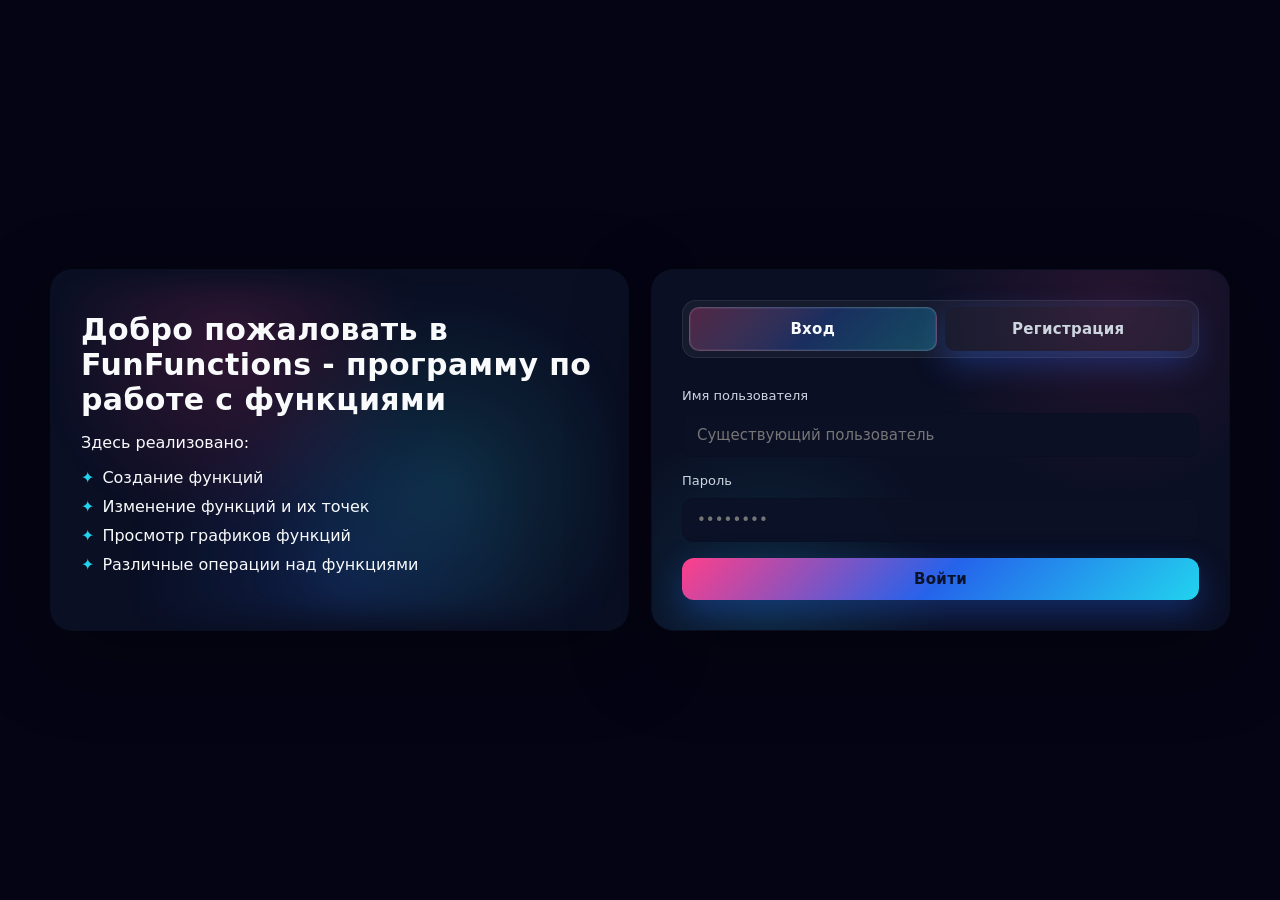
<file: 2LAB/FunFunctionsProgram/index.html>
<!DOCTYPE html>
<html lang="ru">
<head>
    <meta charset="UTF-8">
    <meta name="viewport" content="width=device-width, initial-scale=1.0">
    <title>FunFunctions | Вход или регистрация</title>
    <link rel="stylesheet" href="styles.css">
</head>
<body>
<div class="grid">
    <section class="card hero">
        <h1>Добро пожаловать в FunFunctions - программу по работе с функциями</h1>
        <p class="active">Здесь реализовано:</p>
        <ul class="features">
            <li>Создание функций</li>
            <li>Изменение функций и их точек</li>
            <li>Просмотр графиков функций</li>
            <li>Различные операции над функциями</li>
        </ul>
    </section>
    <section class="card form-card">
        <div class="tabs" role="tablist">
            <button class="tab active" data-tab="login" role="tab" aria-selected="true">Вход</button>
            <button class="tab" data-tab="register" role="tab" aria-selected="false">Регистрация</button>
        </div>

        <form id="loginForm" autocomplete="on" class="stacked-form">
            <div class="row">
                <label for="login-username">Имя пользователя</label>
                <input id="login-username" name="username" type="text" minlength="3" required placeholder="Существующий пользователь">
            </div>
            <div class="row">
                <label for="login-password">Пароль</label>
                <input id="login-password" name="password" type="password" minlength="8" required placeholder="••••••••">
            </div>
            <button type="submit">Войти</button>
        </form>

        <form id="registerForm" class="hidden stacked-form" autocomplete="on">
            <div class="row">
                <label for="reg-username">Имя пользователя</label>
                <input id="reg-username" name="username" type="text" minlength="3" required placeholder="Новый пользователь">
            </div>
            <div class="row">
                <label for="reg-password">Пароль (8-64 символа)</label>
                <input id="reg-password" name="password" type="password" minlength="8" maxlength="64" required placeholder="Придумайте надежный пароль">
            </div>
            <div class="row">
                <label for="reg-factory">Тип фабрики</label>
                <select id="reg-factory" name="factory_type" required>
                    <option value="linked_list">Связный список</option>
                    <option value="array">Динамический массив</option>
                </select>
            </div>
            <button type="submit">Создать аккаунт</button>
        </form>

        <div id="feedback" class="feedback" role="status"></div>

        <div id="result" class="result hidden" aria-live="polite">
            <div class="result-header">Авторизация прошла успешно</div>
            <p id="result-body" class="result-body"></p>
        </div>
    </section>
</div>
<script src="shared.js"></script>
<script src="app.js"></script>
</body>
</html>
</file>
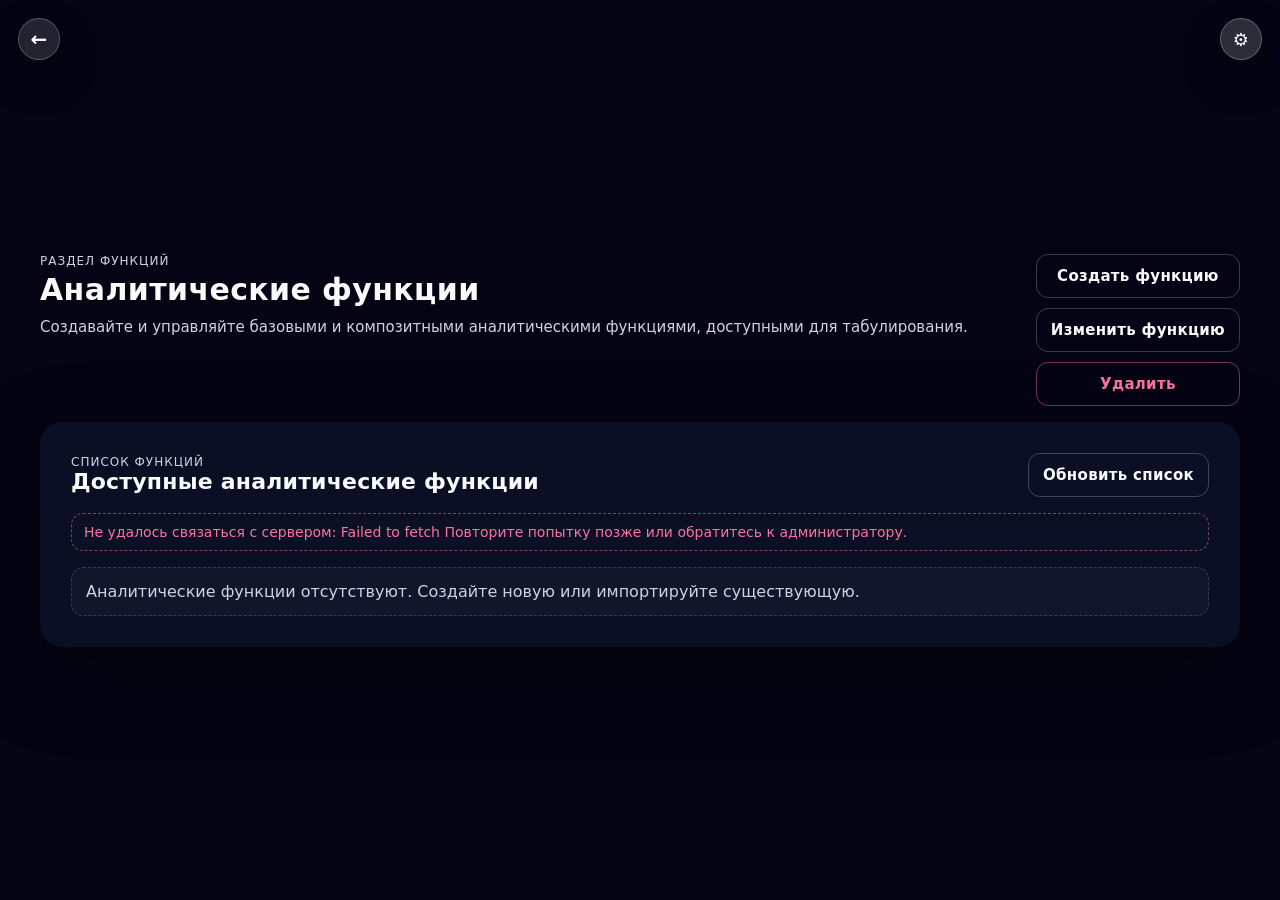
<file: 2LAB/FunFunctionsProgram/analytical.html>
<!DOCTYPE html>
<html lang="ru">
<head>
    <meta charset="UTF-8">
    <meta name="viewport" content="width=device-width, initial-scale=1.0">
    <title>FunFunctions | Аналитические функции</title>
    <link rel="stylesheet" href="styles.css">
</head>
<body class="functions-page">
<div class="page-shell">
    <button id="backButton" class="back-btn" type="button" aria-label="Вернуться назад">
        ←
    </button>
    <button class="settings-btn" type="button" title="Открыть настройки" aria-label="Открыть настройки">
        <span aria-hidden="true">⚙</span>
    </button>

    <header class="page-header">
        <div class="header-text">
            <p class="eyebrow">Раздел функций</p>
            <h1>Аналитические функции</h1>
            <p class="subtitle">Создавайте и управляйте базовыми и композитными аналитическими функциями, доступными для табулирования.</p>
        </div>
        <div class="toolbar" aria-label="Действия с аналитическими функциями">
            <button id="createAnalytic" type="button" class="ghost">Создать функцию</button>
            <button id="editAnalytic" type="button" class="ghost" disabled>Изменить функцию</button>
            <button id="deleteAnalytic" type="button" class="danger ghost" disabled>Удалить</button>
        </div>
    </header>

    <section class="card list-card" aria-labelledby="analytic-title">
        <div class="list-header">
            <div>
                <p id="analytic-title" class="eyebrow">Список функций</p>
                <h2>Доступные аналитические функции</h2>
            </div>
            <button id="refreshAnalytic" type="button" class="ghost">Обновить список</button>
        </div>

        <div id="analyticStatus" class="feedback" role="status"></div>
        <div id="analyticList" class="functions-list" role="list" aria-live="polite"></div>
    </section>
</div>

<div id="analyticModal" class="modal hidden" role="dialog" aria-modal="true" aria-labelledby="analyticModalTitle">
    <div class="modal-overlay" data-close-modal></div>
    <div class="modal-window large">
        <div class="modal-header">
            <div>
                <p class="eyebrow">Работа с аналитическими функциями</p>
                <h2 id="analyticModalTitle">Добавить функцию</h2>
            </div>
            <button id="closeAnalyticModal" type="button" class="icon-btn" aria-label="Закрыть окно">×</button>
        </div>

        <div class="modal-body">
            <div class="choice-row" role="group" aria-label="Тип создаваемой функции">
                <button type="button" class="choice-btn active" data-mode="base">Базовая функция</button>
                <button type="button" class="choice-btn" data-mode="composite">Композиция</button>
            </div>

            <div id="baseMode" class="mode-panel">
                <div class="field">
                    <label for="baseName">Имя функции из пакета functions</label>
                    <select id="baseName" name="baseName">
                        <option value="IdentityFunction">IdentityFunction (f(x)=x)</option>
                        <option value="SqrFunction">SqrFunction (f(x)=x²)</option>
                        <option value="CubeFunction">CubeFunction (f(x)=x³)</option>
                        <option value="UnitFunction">UnitFunction (f(x)=1)</option>
                        <option value="ZeroFunction">ZeroFunction (f(x)=0)</option>
                        <option value="SinFunction">SinFunction (f(x)=sin(x))</option>
                        <option value="CosFunction">CosFunction (f(x)=cos(x))</option>
                        <option value="ExpFunction">ExpFunction (f(x)=eˣ)</option>
                        <option value="LogFunction">LogFunction (f(x)=ln|x|)</option>
                        <option value="custom">Другое имя из каталога functions...</option>
                    </select>
                </div>
                <div class="field hidden" id="customBaseRow">
                    <label for="customBaseName">Укажите имя функции из каталога</label>
                    <input id="customBaseName" type="text" placeholder="Например, MyCustomFunction" autocomplete="off">
                </div>
                <p class="note">Функция должна существовать в пакете <code>functions</code>, иначе вычисления будут недоступны.</p>
            </div>

            <div id="compositeMode" class="mode-panel hidden">
                <div class="field">
                    <label for="compositeName">Имя композиции</label>
                    <input id="compositeName" type="text" placeholder="Например, ChainOfSquares" autocomplete="off">
                </div>

                <div class="field">
                    <label for="componentPicker">Добавьте функции в порядок композиции</label>
                    <div class="inline-row">
                        <select id="componentPicker" name="componentPicker"></select>
                        <button id="addComponent" type="button" class="ghost">Добавить</button>
                    </div>
                </div>

                <div class="composition-block">
                    <div class="composition-head">
                        <h3>Последовательность функций</h3>
                        <p class="subtitle">Композиция применяется сверху вниз. Нужно минимум две функции.</p>
                    </div>
                    <div id="compositionList" class="composition-list"></div>
                </div>
            </div>

            <div id="analyticModalFeedback" class="feedback" role="status"></div>
            <button id="submitAnalytic" type="button">Сохранить</button>
        </div>
    </div>
</div>

<script src="shared.js"></script>
<script src="analytical.js"></script>
</body>
</html>
</file>
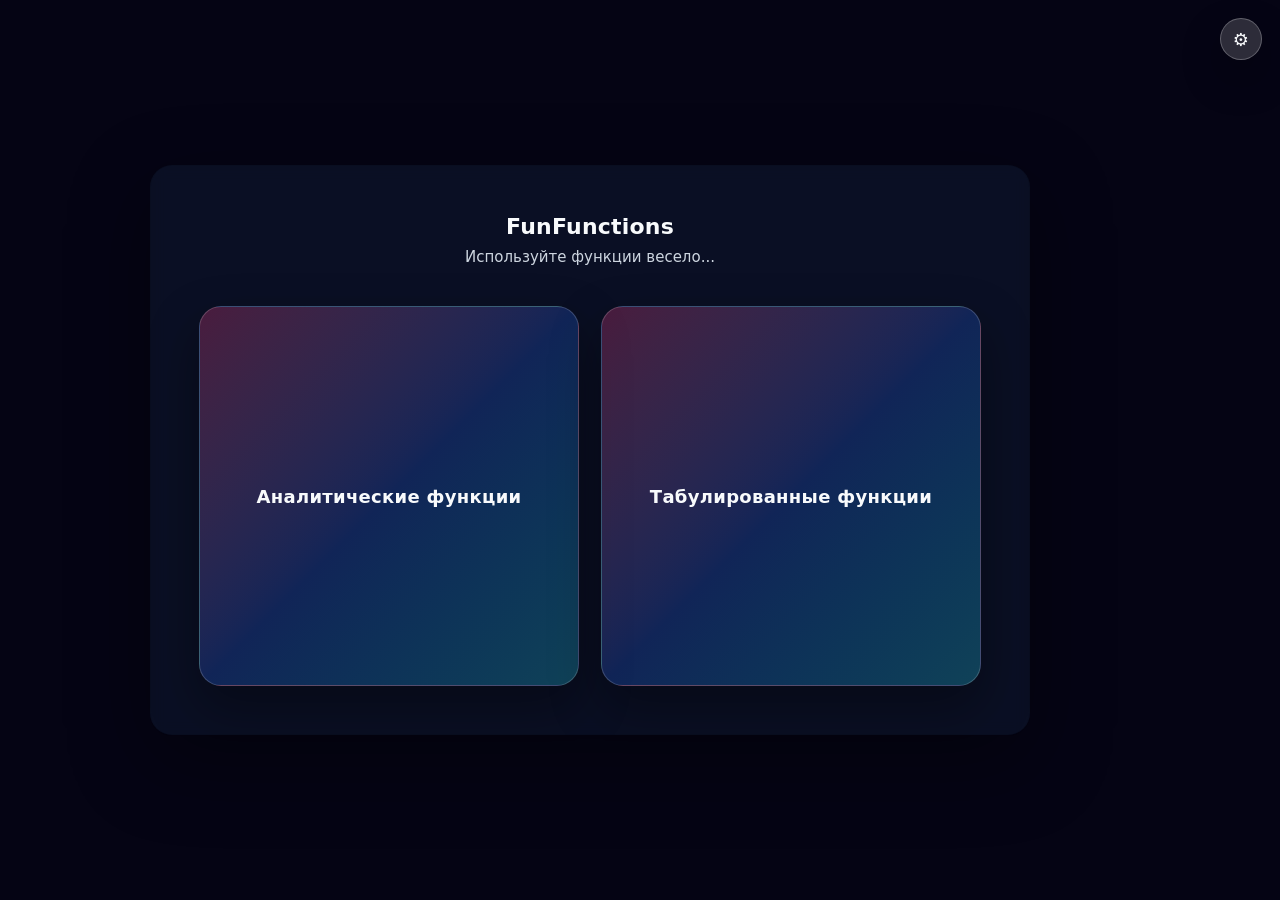
<file: 2LAB/FunFunctionsProgram/home.html>
<!DOCTYPE html>
<html lang="ru">
<head>
    <meta charset="UTF-8">
    <meta name="viewport" content="width=device-width, initial-scale=1.0">
    <title>FunFunctions | Возможности</title>
    <link rel="stylesheet" href="styles.css">
</head>
<body class="next-page">
<div class="page-shell">
    <button class="settings-btn" type="button" title="Открыть настройки" aria-label="Открыть настройки">
        <span aria-hidden="true">⚙</span>
    </button>

    <div class="grid next-grid">
        <section class="card next-card next-actions">
            <div class="actions-header">
                <h2>FunFunctions</h2>
                 <p class="subtitle">Используйте функции весело...</p>
            </div>
            <div class="primary-actions">
                <button class="action-btn primary action-tile nav-link" type="button" data-target="analytical.html">
                    <span>Аналитические функции</span>
                </button>
                <button class="action-btn primary action-tile nav-link" type="button" data-target="tabulated.html">
                    <span>Табулированные функции</span>
                </button>
            </div>
        </section>
    </div>
</div>
<script src="shared.js"></script>
<script src="home.js"></script>
</body>
</html>
</file>
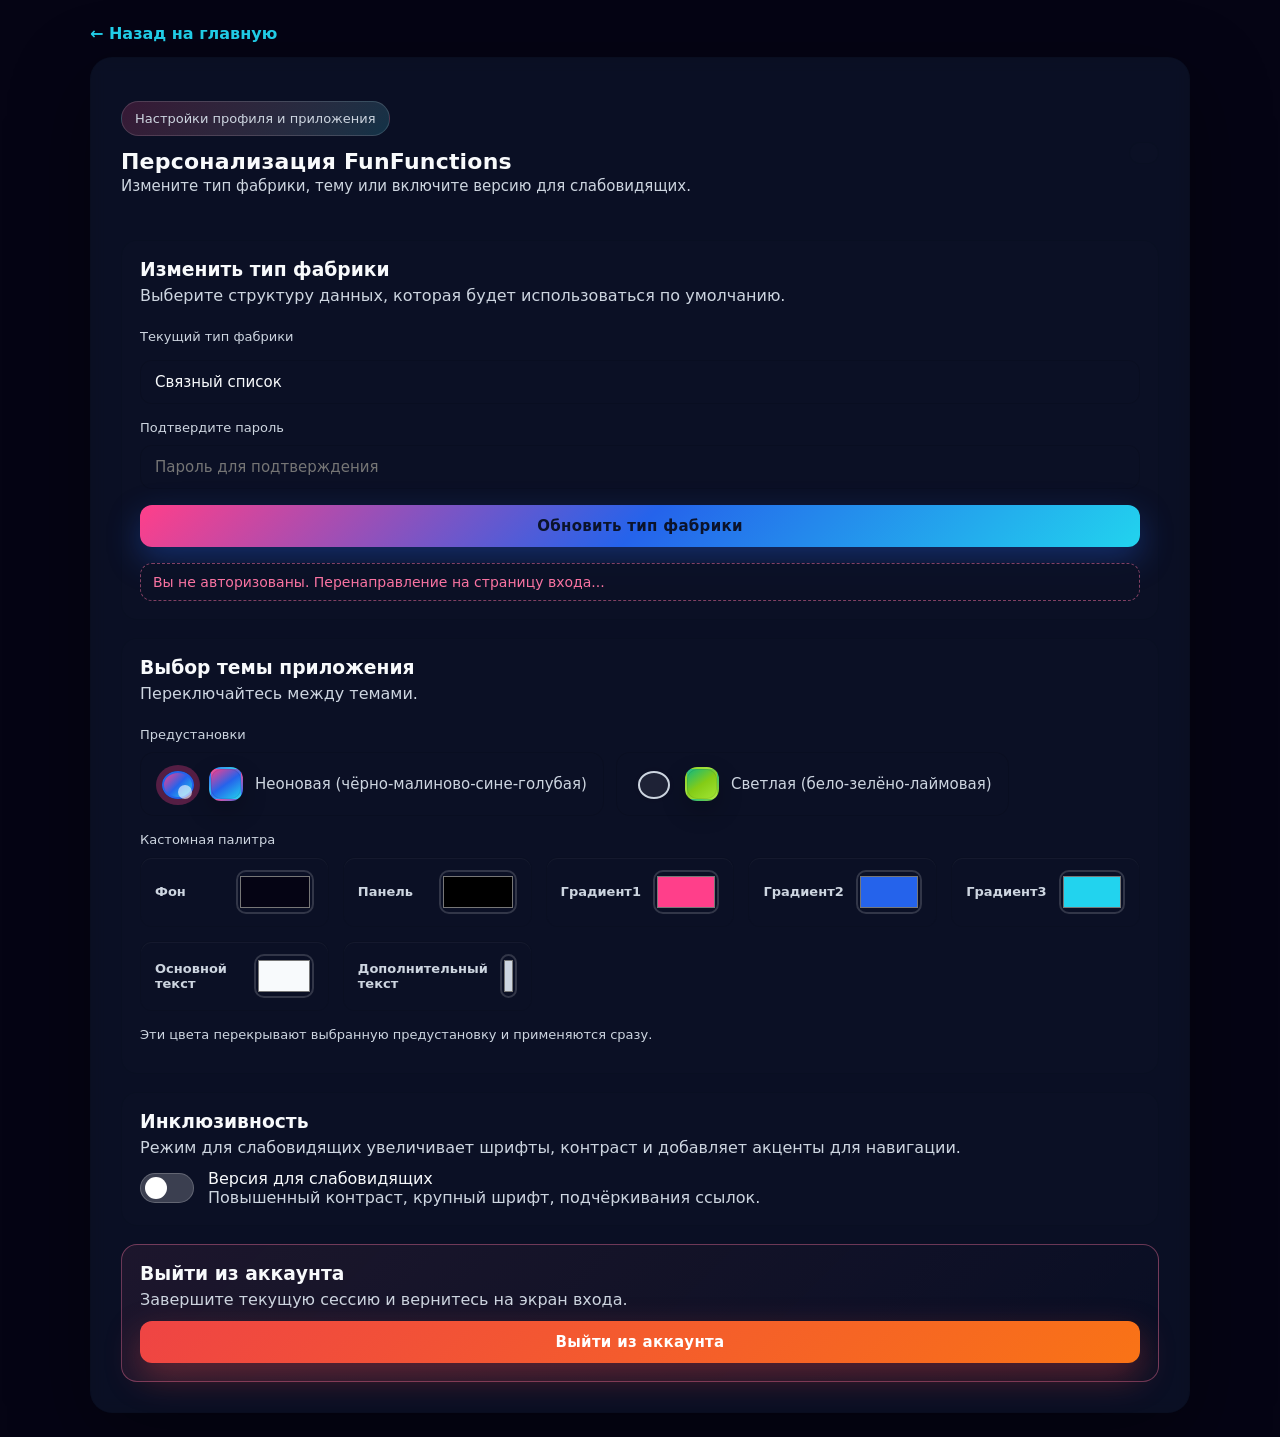
<file: 2LAB/FunFunctionsProgram/settings.html>
<!DOCTYPE html>
<html lang="ru">
<head>
    <meta charset="UTF-8">
    <meta name="viewport" content="width=device-width, initial-scale=1.0">
    <title>FunFunctions | Настройки</title>
    <link rel="stylesheet" href="styles.css">
</head>
<body class="next-page">
<div class="page-shell">
    <a class="back-link" href="home.html">← Назад на главную</a>
    <section class="card settings-card">
        <header class="settings-header">
            <div>
                <p class="pill">Настройки профиля и приложения</p>
                <h2>Персонализация FunFunctions</h2>
                <p class="subtitle">Измените тип фабрики, тему или включите версию для слабовидящих.</p>
            </div>
            <div class="user-badge" aria-live="polite"></div>
        </header>

        <div class="settings-grid">
            <section class="settings-block">
                <div class="block-head">
                    <h3>Изменить тип фабрики</h3>
                    <p class="muted">Выберите структуру данных, которая будет использоваться по умолчанию.</p>
                </div>
                <form id="factoryForm" class="stacked-form">
                    <label for="factory-type">Текущий тип фабрики</label>
                    <select id="factory-type" name="factory_type" required>
                        <option value="linked_list">Связный список</option>
                        <option value="array">Динамический массив</option>
                    </select>

                    <div class="row">
                        <label for="factory-password">Подтвердите пароль</label>
                        <input id="factory-password" name="password" type="password" placeholder="Пароль для подтверждения" required>
                    </div>

                    <button type="submit">Обновить тип фабрики</button>
                    <div id="factory-feedback" class="feedback" role="status"></div>
                </form>
            </section>

            <section class="settings-block">
                <div class="block-head">
                    <h3>Выбор темы приложения</h3>
                    <p class="muted">Переключайтесь между темами.</p>
                </div>
                <form id="themeForm" class="stacked-form">
                    <div class="row">
                        <label>Предустановки</label>
                        <div class="theme-options">
                            <label class="chip"><input type="radio" name="theme" value="neon" checked><span class="theme-swatch neon"></span> Неоновая (чёрно-малиново-сине-голубая)</label>
                            <label class="chip"><input type="radio" name="theme" value="lime"><span class="theme-swatch lime"></span> Светлая (бело-зелёно-лаймовая)</label>
                        </div>
                    </div>
                    <div class="row palette-row">
                        <label>Кастомная палитра</label>
                        <div class="palette-grid">
                            <label>Фон <input type="color" name="bg" value="#050414"></label>
                            <label>Панель <input type="color" name="panel" value="#0c1126"></label>
                            <label>Градиент1 <input type="color" name="accent" value="#ff3f8a"></label>
                            <label>Градиент2 <input type="color" name="accentStrong" value="#2563eb"></label>
                            <label>Градиент3 <input type="color" name="accentSoft" value="#22d3ee"></label>
                            <label>Основной текст <input type="color" name="text" value="#f8fafc"></label>
                            <label>Дополнительный текст <input type="color" name="muted" value="#cdd5e0"></label>
                        </div>
                        <p class="note">Эти цвета перекрывают выбранную предустановку и применяются сразу.</p>
                    </div>
                    <div id="theme-feedback" class="feedback" role="status"></div>
                </form>
            </section>

            <section class="settings-block">
                <div class="block-head">
                    <h3>Инклюзивность</h3>
                    <p class="muted">Режим для слабовидящих увеличивает шрифты, контраст и добавляет акценты для навигации.</p>
                </div>
                <div class="inclusive-row">
                    <label class="switch">
                        <input type="checkbox" id="inclusiveToggle">
                        <span class="slider"></span>
                    </label>
                    <div>
                        <div class="title">Версия для слабовидящих</div>
                        <div class="muted">Повышенный контраст, крупный шрифт, подчёркивания ссылок.</div>
                    </div>
                </div>
            </section>

            <section class="settings-block danger-zone">
                <div class="block-head">
                    <h3>Выйти из аккаунта</h3>
                    <p class="muted">Завершите текущую сессию и вернитесь на экран входа.</p>
                </div>
                <button id="logoutBtn" class="danger-btn" type="button">Выйти из аккаунта</button>
                <div id="logout-feedback" class="feedback" role="status"></div>
            </section>
        </div>
    </section>
</div>
<script src="shared.js"></script>
<script src="settings.js"></script>
</body>
</html>
</file>
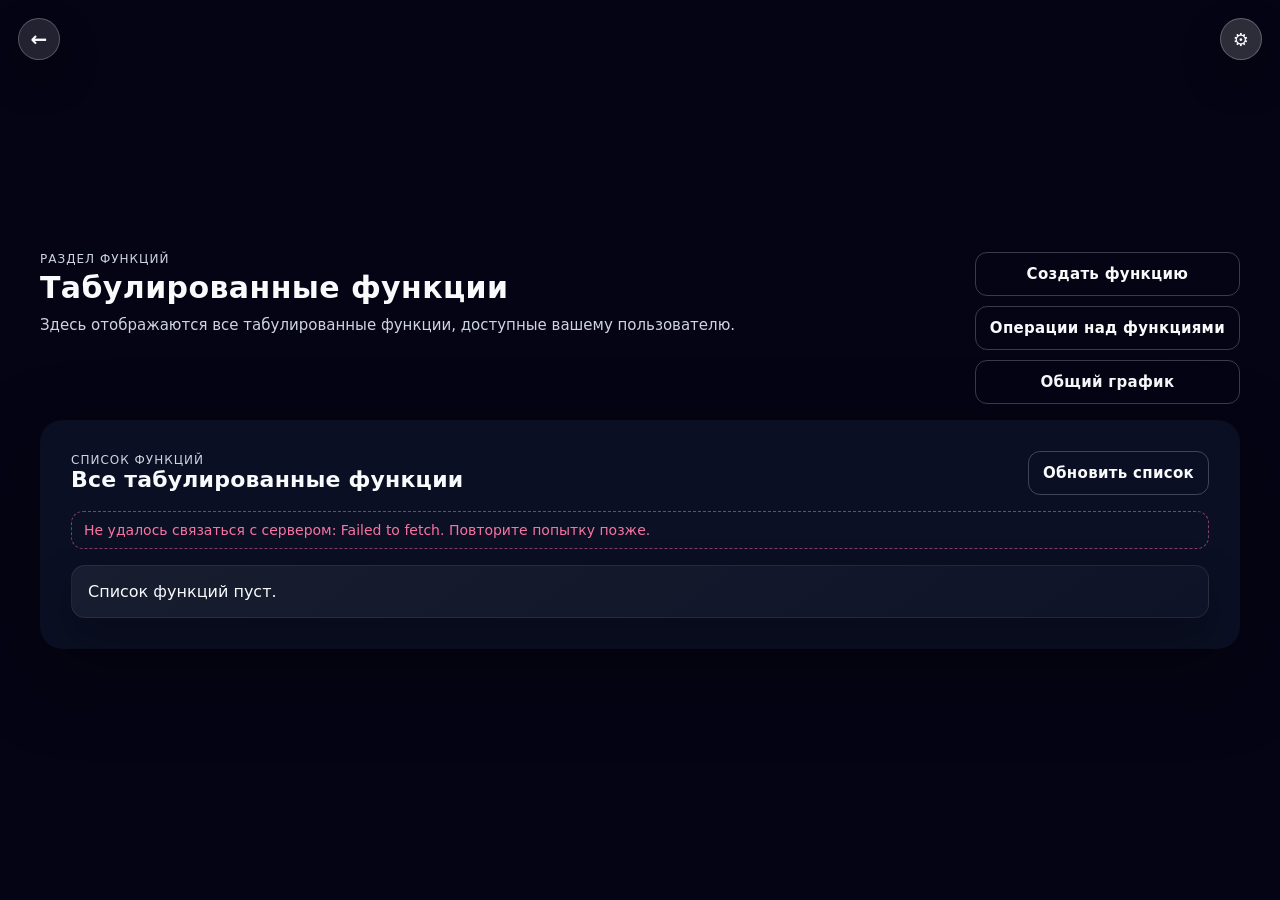
<file: 2LAB/FunFunctionsProgram/tabulated.html>
<!DOCTYPE html>
<html lang="ru">
<head>
    <meta charset="UTF-8">
    <meta name="viewport" content="width=device-width, initial-scale=1.0">
    <title>FunFunctions | Табулированные функции</title>
    <link rel="stylesheet" href="styles.css">
</head>
<body class="functions-page">
<div class="page-shell">
    <button id="backButton" class="back-btn" type="button" aria-label="Вернуться назад">
        ←
    </button>
    <button class="settings-btn" type="button" title="Открыть настройки" aria-label="Открыть настройки">
        <span aria-hidden="true">⚙</span>
    </button>

    <header class="page-header">
        <div class="header-text">
            <p class="eyebrow">Раздел функций</p>
            <h1>Табулированные функции</h1>
            <p class="subtitle">Здесь отображаются все табулированные функции, доступные вашему пользователю.</p>
        </div>
        <div class="toolbar" aria-label="Действия с функциями">
            <button id="createFunction" type="button" class="ghost">Создать функцию</button>
            <button id="functionOperations" type="button" class="ghost">Операции над функциями</button>
            <button id="openCharts" type="button" class="ghost">Общий график</button>
        </div>
    </header>

    <section class="card list-card" aria-labelledby="tabulated-title">
        <div class="list-header">
            <div>
                <p id="tabulated-title" class="eyebrow">Список функций</p>
                <h2>Все табулированные функции</h2>
            </div>
            <button id="refreshList" type="button" class="ghost">Обновить список</button>
        </div>

        <div id="functionsStatus" class="feedback" role="status"></div>
        <div id="functionsList" class="functions-list" role="list" aria-live="polite"></div>
    </section>
</div>
<div id="creationModal" class="modal hidden" role="dialog" aria-modal="true" aria-labelledby="creationTitle">
    <div class="modal-overlay" data-close-modal></div>
    <div class="modal-window">
        <div class="modal-header">
            <div>
                <p class="eyebrow">Создание новой функции</p>
                <h2 id="creationTitle">Как хотите задать точки?</h2>
            </div>
            <button id="closeCreationModal" type="button" class="icon-btn" aria-label="Закрыть окно">×</button>
        </div>

        <div class="modal-body">
            <div class="choice-row" role="group" aria-label="Способ создания функции">
                <button type="button" class="choice-btn active" data-mode="manual">Ввести точки вручную</button>
                <button type="button" class="choice-btn" data-mode="sampling">Использовать равномерную дискретизацию</button>
            </div>

            <div id="manualMode" class="mode-panel">
                <div class="field">
                    <label for="manualName">Имя функции</label>
                    <input id="manualName" name="manualName" type="text" placeholder="Например, MyTabFunction" autocomplete="off">
                </div>

                <div class="points-wrapper" aria-label="Точки функции">
                    <div class="points-header">
                        <div>
                            <h3>Введите точки</h3>
                            <p class="subtitle">Сначала задано две точки. Добавляйте новые через кнопку «+» справа.</p>
                            </div>
                        <button type="button" id="addPoint" class="icon-btn" aria-label="Добавить точку">+</button>
                    </div>
                    <div class="points-grid" role="group" aria-label="Значения точек">
                        <div class="points-scroll">
                            <div class="points-row">
                                <div class="row-label">x</div>
                                <div id="xRow" class="points-cells" aria-label="Координаты x"></div>
                                <div class="row-addon"></div>
                            </div>
                            <div class="points-row">
                                <div class="row-label">y</div>
                                <div id="yRow" class="points-cells" aria-label="Координаты y"></div>
                                <div class="row-addon"></div>
                            </div>
                            <div class="points-row action-row">
                                <div class="row-label">–</div>
                                <div id="manualActionsRow" class="points-cells" aria-label="Удаление точек"></div>
                                <div class="row-addon"></div>
                            </div>
                            </div>
                        </div>
                    </div>

                <div id="manualFeedback" class="feedback" role="status"></div>
                <button id="submitManual" type="button">Создать функцию</button>
            </div>

            <div id="samplingMode" class="mode-panel hidden">
                <div class="field">
                    <label for="samplingName">Имя функции</label>
                    <input id="samplingName" name="samplingName" type="text" placeholder="Например, SampledFunction" autocomplete="off">
                </div>

                <div class="grid two-cols">
                    <div class="field">
                        <label for="xFrom">X начальное</label>
                        <input id="xFrom" name="xFrom" type="text" inputmode="decimal" autocomplete="off" placeholder="От">
                    </div>
                    <div class="field">
                        <label for="xTo">X конечное</label>
                        <input id="xTo" name="xTo" type="text" inputmode="decimal" autocomplete="off" placeholder="До">
                    </div>
                    <div class="field">
                        <label for="pointsCount">Количество точек</label>
                        <input id="pointsCount" name="pointsCount" type="number" min="2" step="1" autocomplete="off" placeholder="Например, 20">
                    </div>
                    <div class="field">
                        <label for="analyticSelect">Выберите функцию, которая будет применяться к точкам</label>
                        <select id="analyticSelect" name="analyticSelect">
                            <option value="" disabled selected>Загружаем список функций...</option>
                        </select>
                    </div>
                </div>

                <div class="info-callout" role="note">
                    <strong>Как это работает:</strong> точки равномерно распределяются на выбранном отрезке, после чего к каждому значению x применяется выбранная аналитическая функция. Полученные пары (x, y) сохраняются в новую табулированную функцию.
                </div>

                <div id="samplingFeedback" class="feedback" role="status"></div>
                <button id="submitSampling" type="button">Создать с дискретизацией</button>
            </div>
        </div>
    </div>
</div>
<div id="functionModal" class="modal hidden" role="dialog" aria-modal="true" aria-labelledby="functionModalTitle">
    <div class="modal-overlay" data-close-function-modal></div>
    <div class="modal-window">
        <div class="modal-header">
            <div class="modal-title-block">
                <p class="eyebrow">Работа с функцией</p>
                <h2 id="functionModalTitle">Функция</h2>
                <p id="functionMeta" class="subtitle"></p>
            </div>
            <button id="closeFunctionModal" type="button" class="icon-btn" aria-label="Закрыть окно">×</button>
        </div>
        <div class="modal-body">
            <div class="points-wrapper">
                <div class="points-header">
                    <div>
                        <h3>Точки функции</h3>
                        <p class="subtitle">Значения x фиксированы, редактируйте только y. Добавляйте новые точки через «+».</p>
                    </div>
                    <button type="button" id="addFunctionPoint" class="icon-btn" aria-label="Добавить точку">+</button>
                </div>
                <div class="points-grid">
                    <div class="points-scroll">
                        <div class="points-row">
                            <div class="row-label">x</div>
                            <div id="functionXRow" class="points-cells" aria-label="Координаты x"></div>
                            <div class="row-addon"></div>
                        </div>
                        <div class="points-row">
                            <div class="row-label">y</div>
                            <div id="functionYRow" class="points-cells" aria-label="Координаты y"></div>
                            <div class="row-addon"></div>
                        </div>
                        <div class="points-row action-row">
                            <div class="row-label">–</div>
                            <div id="functionActionsRow" class="points-cells" aria-label="Удаление точек"></div>
                            <div class="row-addon"></div>
                        </div>
                    </div>
                </div>
            </div>

            <div id="functionFeedback" class="feedback" role="status"></div>

            <div class="action-grid">
                <button id="applyFunctionChanges" type="button">Применить изменения</button>
                <div class="danger-actions">
                    <button id="deleteAllPoints" type="button" class="ghost danger-btn full-width">Удалить все точки функции</button>
                    <button id="deleteFunction" type="button" class="ghost danger-btn full-width">Удалить функцию</button>
                </div>
            </div>
            <div class="chart-card">
                <div class="chart-card-header">
                    <div>
                        <h3>График функции</h3>
                        <p class="subtitle">Точки берутся прямо из текущей таблицы. Используйте колесо мыши для зума и удерживайте левую кнопку для перетаскивания.</p>
                    </div>
                    <div class="chart-actions">
                        <button id="refreshFunctionChart" type="button" class="ghost">Обновить точки</button>
                        <button id="resetFunctionChart" type="button" class="ghost">Сбросить масштаб</button>
                    </div>
                </div>
                <div class="chart-canvas-wrapper">
                    <canvas id="functionChart" aria-label="График выбранной функции"></canvas>
                </div>
                <div id="functionChartStatus" class="feedback muted" role="status"></div>
            </div>
        </div>
    </div>
</div>
<div id="operationsModal" class="modal hidden" role="dialog" aria-modal="true" aria-labelledby="operationsTitle">
    <div class="modal-overlay" data-close-operations-modal></div>
    <div class="modal-window wide">
        <div class="modal-header">
            <div class="modal-title-block">
                <p class="eyebrow">Операции</p>
                <h2 id="operationsTitle">Комбинация табулированных функций</h2>
                <p class="subtitle">Выберите две функции, задайте операцию и посмотрите на результат на графике.</p>
            </div>
            <button id="closeOperationsModal" type="button" class="icon-btn" aria-label="Закрыть окно операций">×</button>
        </div>
        <div class="modal-body">
            <div class="grid two-cols">
                <div class="field">
                    <label for="operationFirst">Первая функция</label>
                    <select id="operationFirst" name="operationFirst"></select>
                </div>
                <div class="field">
                    <label for="operationSecond">Вторая функция</label>
                    <select id="operationSecond" name="operationSecond"></select>
                </div>
                <div class="field">
                    <label for="operationType">Операция</label>
                    <select id="operationType" name="operationType">
                        <option value="" disabled selected>Выберите операцию</option>
                        <option value="add">Сложение (+)</option>
                        <option value="subtract">Вычитание (−)</option>
                        <option value="multiplication">Умножение (×)</option>
                        <option value="division">Деление (/)</option>
                    </select>
                </div>
                <div class="field align-end">
                    <button id="previewOperation" type="button" class="full-width">Показать результат</button>
                </div>
            </div>

            <div id="operationsFeedback" class="feedback" role="status"></div>

            <div class="operations-grid">
                <div class="chart-card">
                    <div class="chart-card-header">
                        <div>
                            <h3>Первая функция</h3>
                            <p class="subtitle">Точки выбранной функции отображаются на графике.</p>
                        </div>
                    </div>
                    <div class="chart-canvas-wrapper">
                        <canvas id="operationFirstCanvas" aria-label="График первой функции"></canvas>
                    </div>
                </div>
                <div class="chart-card">
                    <div class="chart-card-header">
                        <div>
                            <h3>Вторая функция</h3>
                            <p class="subtitle">Вторая функция для операции.</p>
                        </div>
                    </div>
                    <div class="chart-canvas-wrapper">
                        <canvas id="operationSecondCanvas" aria-label="График второй функции"></canvas>
                    </div>
                </div>
                <div class="chart-card">
                    <div class="chart-card-header">
                        <div>
                            <h3>Результат</h3>
                            <p class="subtitle">График функции после выполнения операции.</p>
                        </div>
                    </div>
                    <div class="chart-canvas-wrapper">
                        <canvas id="operationResultCanvas" aria-label="Результат операции"></canvas>
                    </div>
                </div>
            </div>

            <div id="operationChartsStatus" class="feedback muted" role="status"></div>

            <div class="grid two-cols">
                <div class="field">
                    <label for="operationResultName">Имя новой функции</label>
                    <input id="operationResultName" name="operationResultName" type="text" placeholder="Например, SumAB" autocomplete="off">
                </div>
                <div class="field align-end">
                    <button id="saveOperationResult" type="button" class="full-width">Сохранить результат</button>
                </div>
            </div>
        </div>
    </div>
</div>
<div id="chartsModal" class="modal hidden" role="dialog" aria-modal="true" aria-labelledby="chartsModalTitle">
    <div class="modal-overlay" data-close-charts-modal></div>
    <div class="modal-window wide">
        <div class="modal-header">
            <div class="modal-title-block">
                <p class="eyebrow">Общий график</p>
                <h2 id="chartsModalTitle">Полотно для табулированных функций</h2>
                <p class="subtitle">Добавляйте любые функции на общее полотно, меняйте их цвета и сравнивайте значения.</p>
            </div>
            <button id="closeChartsModal" type="button" class="icon-btn" aria-label="Закрыть окно графиков">×</button>
        </div>
        <div class="modal-body charts-body">
            <div class="charts-toolbar" role="group" aria-label="Управление общим графиком">
                <div class="toolbar-field">
                    <label for="chartFunctionSelect">Добавить функцию</label>
                    <div class="toolbar-row">
                        <select id="chartFunctionSelect" name="chartFunctionSelect"></select>
                        <button id="addFunctionToChart" type="button">Добавить</button>
                    </div>
                </div>
                <div class="toolbar-actions">
                    <button id="resetGlobalChart" type="button" class="ghost">Сбросить масштаб</button>
                    <button id="clearChartCanvas" type="button" class="ghost">Очистить полотно</button>
                </div>
            </div>
            <div class="charts-grid">
                <div class="chart-canvas-wrapper">
                    <canvas id="globalChart" aria-label="Общий график табулированных функций"></canvas>
                </div>
                <div class="chart-legend" id="chartLegend" aria-label="Выбранные функции"></div>
            </div>
            <div id="chartsStatus" class="feedback muted" role="status"></div>
        </div>
    </div>
</div>
<script src="shared.js"></script>
<script src="tabulated.js"></script>
</body>
</html>
</file>
<file: 2LAB/FunFunctionsProgram/styles.css>
:root {
    --bg: #050414;
    --panel: rgba(12, 17, 38, 0.75);
    --accent: #ff3f8a;
    --accent-strong: #2563eb;
    --accent-soft: #22d3ee;
    --text: #f8fafc;
    --muted: #cdd5e0;
    --danger: #f973a1;
    --success: #34d399;
    --gradient-strong: linear-gradient(135deg, var(--accent), var(--accent-strong), var(--accent-soft));
    --gradient-soft: linear-gradient(135deg,
    color-mix(in srgb, var(--accent) 26%, transparent),
    color-mix(in srgb, var(--accent-strong) 26%, transparent),
    color-mix(in srgb, var(--accent-soft) 26%, transparent)
    );
    --gradient-faint: linear-gradient(135deg,
    color-mix(in srgb, var(--accent) 18%, transparent),
    color-mix(in srgb, var(--accent-soft) 18%, transparent)
    );
}

* {
    box-sizing: border-box;
    font-family: 'Inter', system-ui, -apple-system, sans-serif;
}

body {
    margin: 0;
    min-height: 100vh;
    display: grid;
    place-items: center;
    background: var(--bg);
    color: var(--text);
    padding: 24px;
}

.grid {
    width: min(1180px, 100%);
    display: grid;
    grid-template-columns: repeat(auto-fit, minmax(340px, 1fr));
    gap: 22px;
}

.card {
    background: var(--panel);
    border: 1px solid rgba(0,0,0,0.08);
    border-radius: 22px;
    padding: 30px;
    box-shadow: 0 26px 80px rgba(0,0,0,0.35);
    backdrop-filter: blur(8px);
}

.hero {
    position: relative;
    overflow: hidden;
    isolation: isolate;
}

.hero::after {
    content: "";
    position: absolute;
    inset: 14px;
    border-radius: 18px;
    background: radial-gradient(circle at 30% 20%, color-mix(in srgb, var(--accent) 16%, transparent), transparent 40%),
    radial-gradient(circle at 70% 60%, color-mix(in srgb, var(--accent-soft) 15%, transparent), transparent 45%),
    radial-gradient(circle at 50% 90%, color-mix(in srgb, var(--accent-strong) 18%, transparent), transparent 50%);
    filter: blur(14px);
    z-index: 0;
}

.hero > * { position: relative; z-index: 1; }

h1 {
    margin: 12px 0;
    font-size: 30px;
    letter-spacing: 0.4px;
}

h2 {
    margin: 0;
    font-size: 22px;
    color: var(--text);
    letter-spacing: 0.2px;
}

h1 span { color: var(--accent); }

.subtitle {
    margin: 0 0 18px 0;
    color: var(--muted);
    font-size: 15px;
    line-height: 1.7;
}

.pill {
    display: inline-flex;
    align-items: center;
    gap: 10px;
    padding: 9px 13px;
    border-radius: 999px;
    background: var(--gradient-faint);
    color: var(--muted);
    font-size: 13px;
    border: 1px solid rgba(255,255,255,0.14);
}

.features {
    list-style: none;
    padding: 0;
    margin: 0;
    display: grid;
    gap: 10px;
}

.features li::before {
    content: "✦";
    color: var(--accent-soft);
    margin-right: 8px;
}

.tabs {
    display: grid;
    grid-template-columns: repeat(2, 1fr);
    gap: 8px;
    background: rgba(255,255,255,0.05);
    padding: 6px;
    border-radius: 14px;
    border: 1px solid rgba(255,255,255,0.08);
    margin-bottom: 18px;
}

.tab {
    padding: 12px;
    border-radius: 10px;
    text-align: center;
    cursor: pointer;
    color: var(--muted);
    border: 1px solid transparent;
    transition: all 0.2s ease;
    background: transparent;
}

.tab.active {
    color: var(--text);
    background: var(--gradient-soft);
    border-color: rgba(255,255,255,0.16);
    box-shadow: inset 0 0 0 1px rgba(255,255,255,0.06);
}

form {
    display: grid;
    gap: 16px;
}

label {
    font-size: 13px;
    color: var(--muted);
}

input, select, button {
    width: 100%;
    padding: 12px 14px;
    border-radius: 12px;
    border: 1px solid rgba(0,0,0,0.12);
    background: var(--panel);
    color: var(--text);
    font-size: 15px;
}

select {
    appearance: none;
    background-image: none;
}

select option {
    color: var(--text);
    background: var(--panel);
    font-weight: 600;
}

input:focus, select:focus {
    outline: 2px solid rgba(34,211,238,0.4);
}

button {
    background: var(--gradient-strong);
    color: #0b132b;
    font-weight: 700;
    letter-spacing: 0.3px;
    cursor: pointer;
    border: none;
    box-shadow: 0 12px 32px rgba(37,99,235,0.35);
    transition: transform 0.15s ease, box-shadow 0.2s ease;
    width: 100%;
}

button:hover:not(:disabled) {
    transform: translateY(-1px);
    box-shadow: 0 16px 38px rgba(37,99,235,0.45);
}

button:disabled {
    opacity: 0.7;
    cursor: not-allowed;
    box-shadow: none;
}

.note {
    font-size: 13px;
    color: var(--muted);
    margin-top: 6px;
}

.feedback {
    font-size: 14px;
    color: var(--muted);
    border-radius: 12px;
    white-space: pre-line;
}

.feedback:empty {
    display: none;
}

.feedback:not(:empty) {
    padding: 10px 12px;
    background: var(--panel);
    border: 1px dashed rgba(0,0,0,0.12);
}

.feedback.error { color: var(--danger); border-color: rgba(249,115,161,0.5); }
.feedback.success { color: var(--success); border-color: rgba(52,211,153,0.45); }

.row {
    display: grid;
    gap: 10px;
}

.hidden { display: none !important; }

.result {
    margin-top: 18px;
    padding: 16px;
    border-radius: 16px;
    background: rgba(52,211,153,0.08);
    border: 1px solid rgba(52,211,153,0.4);
}

.result-header {
    font-weight: 700;
    margin-bottom: 6px;
    color: var(--success);
}

.result-body {
    margin: 0 0 12px 0;
    color: var(--text);
    line-height: 1.5;
    white-space: pre-line;
}

.result-note {
    margin: 0 0 12px 0;
    color: var(--muted);
    font-size: 14px;
}

.form-card {
    position: relative;
    overflow: hidden;
    isolation: isolate;
}

.form-card::after {
    content: "";
    position: absolute;
    inset: 0;
    background: radial-gradient(circle at 80% 10%, color-mix(in srgb, var(--accent) 12%, transparent), transparent 35%),
    radial-gradient(circle at 20% 90%, color-mix(in srgb, var(--accent-soft) 12%, transparent), transparent 32%);
    pointer-events: none;
    z-index: 0;
}

.form-card > * { position: relative; z-index: 1; }

.stacked-form {
    background: none;
    padding: 12px 0 0;
}

body.placeholder, body.next-page {
    display: grid;
    min-height: 100vh;
    place-items: center;
    background: var(--bg);
}

.page-shell {
    width: min(1100px, 96vw);
    position: relative;
}

.settings-btn {
    position: fixed;
    top: 18px;
    right: 18px;
    width: 42px;
    height: 42px;
    padding: 0;
    display: grid;
    place-items: center;
    background: rgba(255,255,255,0.16);
    border: 1px solid rgba(255,255,255,0.26);
    border-radius: 50%;
    color: var(--text);
    font-size: 18px;
    font-weight: 700;
    cursor: pointer;
    box-shadow: 0 18px 40px rgba(0,0,0,0.28);
    z-index: 20;
}

.back-btn {
    position: fixed;
    top: 18px;
    left: 18px;
    width: 42px;
    height: 42px;
    padding: 0;
    display: grid;
    place-items: center;
    background: rgba(255,255,255,0.12);
    border: 1px solid rgba(255,255,255,0.24);
    border-radius: 50%;
    color: var(--text);
    font-size: 20px;
    font-weight: 800;
    cursor: pointer;
    box-shadow: 0 18px 40px rgba(0,0,0,0.28);
    z-index: 20;
}

.placeholder-card, .next-card {
    max-width: 880px;
    text-align: center;
    padding: 48px;
    width: min(900px, 92vw);
}

.next-grid {
    width: min(1000px, 96vw);
    display: flex;
    flex-direction: column;
    align-items: center;
    gap: 24px;
}

.next-actions {
    display: flex;
    flex-direction: column;
    align-items: center;
    gap: 18px;
}

.actions-header {
    display: grid;
    gap: 6px;
}

.primary-actions {
    display: grid;
    grid-template-columns: repeat(2, minmax(240px, 1fr));
    gap: 22px;
    width: 100%;
    max-width: 820px;
}

.action-btn {
    padding: 14px 16px;
    font-size: 15px;
    border-radius: 14px;
    max-width: 100%;
}

.nav-link {
    display: block;
    color: inherit;
    text-decoration: none;
}

.action-btn.primary {
    min-width: 240px;
    padding: 16px 18px;
    background: var(--gradient-soft);
    border: 1px solid rgba(255,255,255,0.18);
    color: var(--text);
    font-weight: 700;
    letter-spacing: 0.3px;
    box-shadow: 0 22px 50px rgba(0,0,0,0.35);
}

.action-tile {
    display: grid;
    place-items: center;
    aspect-ratio: 1 / 1;
    min-height: 260px;
    font-size: 18px;
    text-align: center;
    border-radius: 22px;
    box-shadow: 0 26px 60px rgba(0,0,0,0.38);
}

.back-link {
    display: inline-block;
    margin-bottom: 14px;
    color: var(--accent-soft);
    text-decoration: none;
    font-weight: 700;
}

.back-link:hover { text-decoration: underline; }

.settings-card {
    display: grid;
    gap: 22px;
}

.settings-header {
    display: flex;
    justify-content: space-between;
    gap: 16px;
    align-items: center;
    flex-wrap: wrap;
}

.user-badge {
    padding: 10px 14px;
    background: var(--panel);
    border-radius: 12px;
    border: 1px solid rgba(0,0,0,0.08);
    color: var(--muted);
}

.settings-grid {
    display: grid;
    gap: 18px;
}

.settings-block {
    border: 1px solid rgba(0,0,0,0.08);
    border-radius: 16px;
    padding: 18px;
    background: var(--panel);
    display: grid;
    gap: 12px;
}

.block-head h3 { margin: 0 0 6px 0; }
.block-head .muted { margin: 0; }

.muted { color: var(--muted); }

.theme-options {
    display: flex;
    gap: 12px;
    flex-wrap: wrap;
}

.chip {
    display: inline-flex;
    align-items: center;
    gap: 12px;
    padding: 14px 16px;
    border-radius: 14px;
    border: 1px solid rgba(0,0,0,0.12);
    background: var(--panel);
    font-size: 15px;
}

.chip input[type="radio"] {
    appearance: none;
    width: 28px;
    height: 28px;
    border-radius: 50%;
    border: 2px solid var(--muted);
    display: inline-grid;
    place-items: center;
    background: rgba(255,255,255,0.08);
    box-shadow: 0 0 0 4px rgba(0,0,0,0.04);
    cursor: pointer;
    transition: background 0.2s ease, border-color 0.2s ease, box-shadow 0.2s ease;
}

.chip input[type="radio"]::after {
    content: "";
    width: 14px;
    height: 14px;
    border-radius: 50%;
    background: transparent;
}

.chip input[type="radio"]:checked {
    border-color: var(--accent-strong);
    box-shadow: 0 0 0 6px color-mix(in srgb, var(--accent) 30%, transparent);
    background: var(--gradient-strong);
}

.chip input[type="radio"]:checked::after {
    background: color-mix(in srgb, #ffffff 60%, transparent);
}

.theme-swatch {
    width: 34px;
    height: 34px;
    border-radius: 12px;
    border: 2px solid rgba(255,255,255,0.08);
    box-shadow: inset 0 0 0 1px rgba(0,0,0,0.08), 0 10px 24px rgba(0,0,0,0.24);
}

.theme-swatch.neon {
    background: linear-gradient(145deg, #ff3f8a, #2563eb, #22d3ee);
}

.theme-swatch.lime {
    background: linear-gradient(145deg, #10b981, #84cc16, #a3e635);
}

.palette-grid {
    display: grid;
    grid-template-columns: repeat(auto-fit, minmax(180px, 1fr));
    gap: 14px;
}

.palette-grid label {
    display: flex;
    align-items: center;
    justify-content: space-between;
    gap: 12px;
    padding: 12px 14px;
    background: var(--panel);
    border-radius: 12px;
    border: 1px solid rgba(0,0,0,0.08);
    box-shadow: inset 0 1px 0 rgba(255,255,255,0.04);
    font-weight: 600;
}

.palette-grid input[type="color"] {
    width: 78px;
    padding: 0;
    height: 44px;
    border-radius: 10px;
    border: 2px solid rgba(255,255,255,0.16);
    background: transparent;
}

.inline-row {
    grid-template-columns: 1fr;
}

.inclusive-row {
    display: flex;
    align-items: center;
    gap: 14px;
}

.switch {
    position: relative;
    display: inline-block;
    width: 54px;
    height: 30px;
}

.switch input { display: none; }

.slider {
    position: absolute;
    cursor: pointer;
    inset: 0;
    background-color: rgba(255,255,255,0.2);
    transition: .3s;
    border-radius: 30px;
    border: 1px solid rgba(255,255,255,0.2);
}

.slider:before {
    position: absolute;
    content: "";
    height: 22px;
    width: 22px;
    left: 4px;
    bottom: 3px;
    background-color: white;
    transition: .3s;
    border-radius: 50%;
}

input:checked + .slider {
    background: linear-gradient(135deg, var(--accent-soft), var(--accent));
}

input:checked + .slider:before {
    transform: translateX(22px);
}

.danger-zone {
    border-color: rgba(249,115,161,0.4);
    background: linear-gradient(135deg, rgba(249,115,161,0.08), rgba(255,255,255,0));
}

.danger-btn {
    background: linear-gradient(135deg, #ef4444, #f97316);
    color: #fff;
    box-shadow: 0 14px 34px rgba(239,68,68,0.35);
}

.inclusive-mode {
    font-size: 1.25rem;
    line-height: 1.5;
    letter-spacing: 0.1px;
}

.inclusive-mode * {
    font-size: 1.1em !important;
}

.inclusive-mode h1,
.inclusive-mode h2,
.inclusive-mode h3 {
    font-size: 1.2em !important;
}

.inclusive-mode p,
.inclusive-mode span,
.inclusive-mode div:not(.card):not(.settings-block) {
    font-size: 1.05em !important;
}

.inclusive-mode button,
.inclusive-mode input,
.inclusive-mode select,
.inclusive-mode label {
    font-size: 1.1em !important;
}

.eyebrow {
    margin: 0;
    color: var(--muted);
    letter-spacing: 1px;
    text-transform: uppercase;
    font-size: 12px;
}

.functions-page .page-shell {
    width: min(1200px, 96vw);
}

.page-header {
    display: flex;
    justify-content: space-between;
    align-items: flex-start;
    gap: 18px;
    margin-bottom: 16px;
}

.page-header h1 { margin: 4px 0 8px; }

.toolbar {
    display: grid;
    grid-template-columns: repeat(auto-fit, minmax(160px, 1fr));
    gap: 10px;
    align-items: center;
}

.toolbar button,
.list-header button {
    width: auto;
    min-width: 160px;
}

.ghost {
    background: transparent;
    color: var(--text);
    border: 1px solid rgba(255,255,255,0.22);
    box-shadow: none;
}

.danger {
    color: var(--danger);
    border-color: color-mix(in srgb, var(--danger) 45%, transparent);
}

.list-card {
    margin-top: 12px;
    display: grid;
    gap: 16px;
}

.list-header {
    display: flex;
    justify-content: space-between;
    align-items: center;
    gap: 12px;
}

.functions-list {
    display: grid;
    gap: 12px;
    grid-template-columns: repeat(auto-fit, minmax(280px, 1fr));
}

.function-item {
    text-align: left;
    padding: 16px;
    border-radius: 14px;
    background: linear-gradient(145deg, rgba(255,255,255,0.06), rgba(255,255,255,0.02));
    border: 1px solid rgba(255,255,255,0.08);
    color: var(--text);
    box-shadow: 0 18px 42px rgba(0,0,0,0.32);
    transition: transform 0.15s ease, box-shadow 0.2s ease, border-color 0.2s ease;
}

.function-item.selected {
    border-color: rgba(34,211,238,0.55);
    box-shadow: 0 22px 54px rgba(37,99,235,0.35);
}

.function-item:hover:not(:disabled) {
    transform: translateY(-2px);
    border-color: rgba(34,211,238,0.4);
    box-shadow: 0 22px 48px rgba(0,0,0,0.38);
}

.function-item.with-actions {
    display: grid;
    gap: 12px;
}

.fn-actions {
    display: flex;
    gap: 10px;
}

.fn-actions .action-btn {
    width: auto;
    flex: 1;
    padding: 10px 12px;
}

.fn-name {
    font-size: 18px;
    font-weight: 700;
    margin: 0 0 8px 0;
}

.fn-meta {
    display: flex;
    gap: 10px;
    flex-wrap: wrap;
    color: var(--muted);
    font-size: 14px;
}

.badge {
    padding: 6px 10px;
    border-radius: 999px;
    border: 1px solid rgba(255,255,255,0.14);
    background: rgba(255,255,255,0.06);
    color: var(--text);
    font-size: 12px;
    letter-spacing: 0.3px;
}

.action-btn:disabled {
    opacity: 0.95;
    filter: saturate(0.9);
    cursor: not-allowed;
}

.modal {
    position: fixed;
    inset: 0;
    display: flex;
    justify-content: center;
    align-items: flex-start;
    padding: 28px;
    background: rgba(5, 4, 20, 0.65);
    backdrop-filter: blur(6px);
    z-index: 40;
    overflow-y: auto;
}

.modal.hidden { display: none; }

.modal-overlay {
    position: absolute;
    inset: 0;
}

.modal-window {
    position: relative;
    width: min(980px, 100%);
    background: linear-gradient(145deg, rgba(255,255,255,0.08), rgba(255,255,255,0.04));
    border: 1px solid rgba(255,255,255,0.14);
    border-radius: 22px;
    padding: 22px 22px 26px;
    box-shadow: 0 26px 70px rgba(0,0,0,0.38);
    z-index: 1;
}

.modal-window.wide {
    width: min(1200px, 98vw);
}

.modal-header {
    display: flex;
    justify-content: space-between;
    align-items: center;
    gap: 12px;
    margin-bottom: 12px;
}

.modal-title-block {
    display: grid;
    gap: 6px;
}

.modal-body {
    display: grid;
    gap: 16px;
}

.chart-card {
    margin-top: 12px;
    border-radius: 16px;
    padding: 16px;
    background: linear-gradient(145deg, rgba(255,255,255,0.04), rgba(255,255,255,0.02));
    border: 1px solid rgba(255,255,255,0.08);
    display: grid;
    gap: 12px;
}

.chart-card-header {
    display: flex;
    justify-content: space-between;
    align-items: flex-start;
    gap: 10px;
}

.chart-actions {
    display: flex;
    gap: 8px;
}

.chart-actions button {
    width: auto;
}

.chart-canvas-wrapper {
    background: rgba(0,0,0,0.15);
    border: 1px solid rgba(255,255,255,0.08);
    border-radius: 14px;
    padding: 10px;
}

.chart-canvas-wrapper canvas {
    width: 100%;
    height: 420px;
    display: block;
}

.charts-body {
    display: grid;
    gap: 14px;
}

.charts-toolbar {
    display: flex;
    flex-wrap: wrap;
    gap: 12px;
    justify-content: space-between;
    align-items: flex-end;
}

.toolbar-field {
    flex: 1;
    min-width: 320px;
}

.toolbar-row {
    display: flex;
    gap: 10px;
    align-items: center;
}

.toolbar-row select {
    min-width: 240px;
}

.toolbar-actions {
    display: flex;
    gap: 10px;
}

.toolbar-actions button {
    width: auto;
}

.charts-grid {
    display: grid;
    grid-template-columns: minmax(520px, 2fr) minmax(240px, 1fr);
    gap: 12px;
    align-items: start;
}

.operations-grid {
    display: grid;
    grid-template-columns: repeat(auto-fit, minmax(260px, 1fr));
    gap: 12px;
    align-items: stretch;
}

.field.align-end {
    display: flex;
    align-items: flex-end;
}

.field.align-end button {
    width: 100%;
}

.chart-legend {
    background: var(--panel);
    border: 1px solid rgba(255,255,255,0.08);
    border-radius: 14px;
    padding: 12px;
    display: grid;
    gap: 10px;
}

.chart-legend button {
    width: auto;
}

.legend-item {
    display: flex;
    gap: 10px;
    align-items: center;
}

.legend-name {
    flex: 1;
    font-weight: 600;
    color: var(--text);
}

.legend-color {
    width: 52px;
    height: 40px;
    padding: 0;
    border-radius: 8px;
    background: transparent;
    border: 1px solid rgba(255,255,255,0.15);
}

.legend-empty {
    color: var(--muted);
}

.choice-row {
    display: grid;
    grid-template-columns: repeat(auto-fit, minmax(220px, 1fr));
    gap: 10px;
}

.choice-btn {
    width: 100%;
    background: rgba(255,255,255,0.06);
    color: var(--text);
    border: 1px solid rgba(255,255,255,0.16);
    box-shadow: none;
}

.choice-btn.active {
    background: var(--gradient-soft);
    border-color: rgba(34,211,238,0.45);
    box-shadow: 0 12px 28px rgba(37,99,235,0.32);
}

.mode-panel {
    display: grid;
    gap: 14px;
    padding: 14px;
    border-radius: 16px;
    background: rgba(255,255,255,0.03);
    border: 1px solid rgba(255,255,255,0.08);
}

.field {
    display: grid;
    gap: 6px;
}

.inline-row {
    display: grid;
    grid-template-columns: 1fr auto;
    gap: 10px;
    align-items: center;
}

.grid.two-cols {
    display: grid;
    grid-template-columns: repeat(auto-fit, minmax(240px, 1fr));
    gap: 12px;
}

.icon-btn {
    width: 42px;
    height: 42px;
    border-radius: 12px;
    padding: 0;
    display: grid;
    place-items: center;
    font-size: 22px;
    line-height: 1;
}

.points-wrapper {
    display: grid;
    gap: 10px;
}

.points-header {
    display: flex;
    justify-content: space-between;
    align-items: center;
    gap: 10px;
}

.points-header .subtitle {
    margin: 4px 0 0;
}

.points-grid {
    background: rgba(255,255,255,0.03);
    border: 1px dashed rgba(255,255,255,0.16);
    border-radius: 14px;
    padding: 10px 10px 6px;
    display: grid;
    gap: 10px;
    overflow: hidden;
}

.points-scroll {
    display: grid;
    gap: 10px;
    overflow-x: auto;
    padding-bottom: 6px;
}

.points-row {
    display: grid;
    grid-template-columns: auto 1fr auto;
    align-items: center;
    gap: 10px;
    min-width: max-content;
}


.row-label {
    width: 42px;
    height: 42px;
    display: grid;
    place-items: center;
    border-radius: 10px;
    background: rgba(255,255,255,0.06);
    border: 1px solid rgba(255,255,255,0.16);
    text-transform: uppercase;
    letter-spacing: 1px;
    font-weight: 700;
}

.points-cells {
    display: flex;
    gap: 10px;
}

.points-cells input,
.points-cells .point-remove-btn {
    flex: 0 0 120px;
    min-width: 120px;
    text-align: center;
}

.row-addon { width: 42px; height: 1px; }

.action-row .points-cells {
    align-items: stretch;
}

.point-remove-btn {
    display: grid;
    place-items: center;
    padding: 10px;
    background: rgba(239,68,68,0.1);
    color: var(--danger);
    border: 1px solid rgba(239,68,68,0.35);
    box-shadow: none;
}

.point-remove-btn:hover:not(:disabled) {
    background: rgba(239,68,68,0.2);
}

.info-callout {
    padding: 12px 14px;
    border-radius: 12px;
    border: 1px solid rgba(255,255,255,0.14);
    background: rgba(255,255,255,0.05);
    color: var(--muted);
    line-height: 1.6;
}

.empty-placeholder {
    padding: 14px;
    border-radius: 12px;
    border: 1px dashed rgba(255,255,255,0.16);
    color: var(--muted);
    background: rgba(255,255,255,0.03);
}

.composition-block {
    display: grid;
    gap: 10px;
}

.composition-head h3 {
    margin: 0 0 6px;
}

.composition-list {
    display: grid;
    gap: 10px;
}

.composition-item {
    display: grid;
    grid-template-columns: 1fr auto;
    align-items: center;
    padding: 12px;
    border-radius: 12px;
    border: 1px solid rgba(255,255,255,0.12);
    background: rgba(255,255,255,0.03);
    gap: 10px;
}

.composition-actions {
    display: flex;
    gap: 6px;
}

.composition-actions .icon-btn {
    width: 34px;
    height: 34px;
    font-size: 16px;
}

.modal .feedback:not(:empty) {
    background: rgba(255,255,255,0.03);
}

.modal button[type="button"] {
    width: auto;
}

.action-grid {
    display: grid;
    grid-template-columns: 1.2fr 0.8fr;
    gap: 12px;
    align-items: start;
}

.danger-actions {
    display: grid;
    gap: 10px;
}

.full-width {
    width: 100%;
}

@media (max-width: 680px) {
    .modal {
        padding: 12px;
    }

    .modal-window {
        padding: 16px;
    }

    .row-label {
        width: 36px;
        height: 36px;
    }

    .action-grid {
        grid-template-columns: 1fr;
    }
}

@media (max-width: 600px) {
    .settings-btn {
        top: 12px;
        right: 12px;
        left: auto;
        width: 38px;
        height: 38px;
    }
}

@media (max-width: 780px) {
    .primary-actions {
        grid-template-columns: 1fr;
    }

    .action-tile {
        min-height: 220px;
    }
}
</file>
